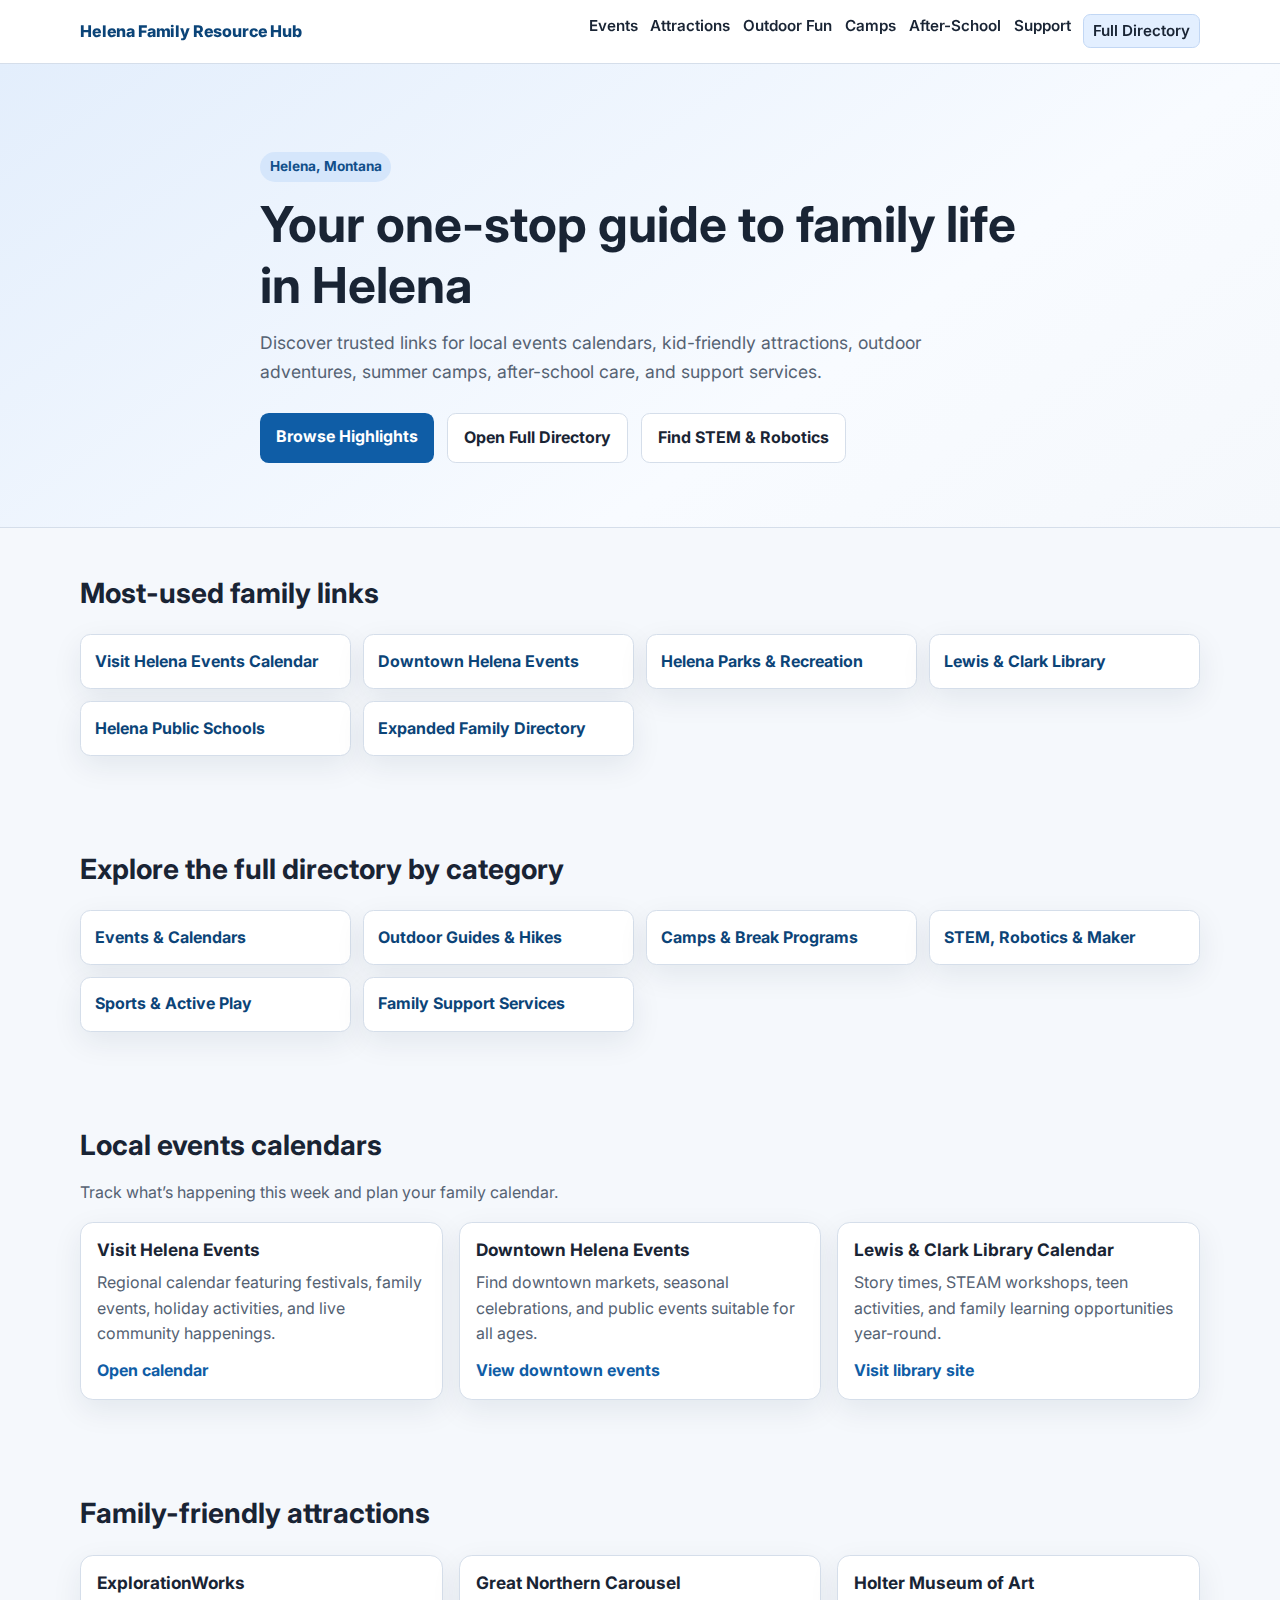
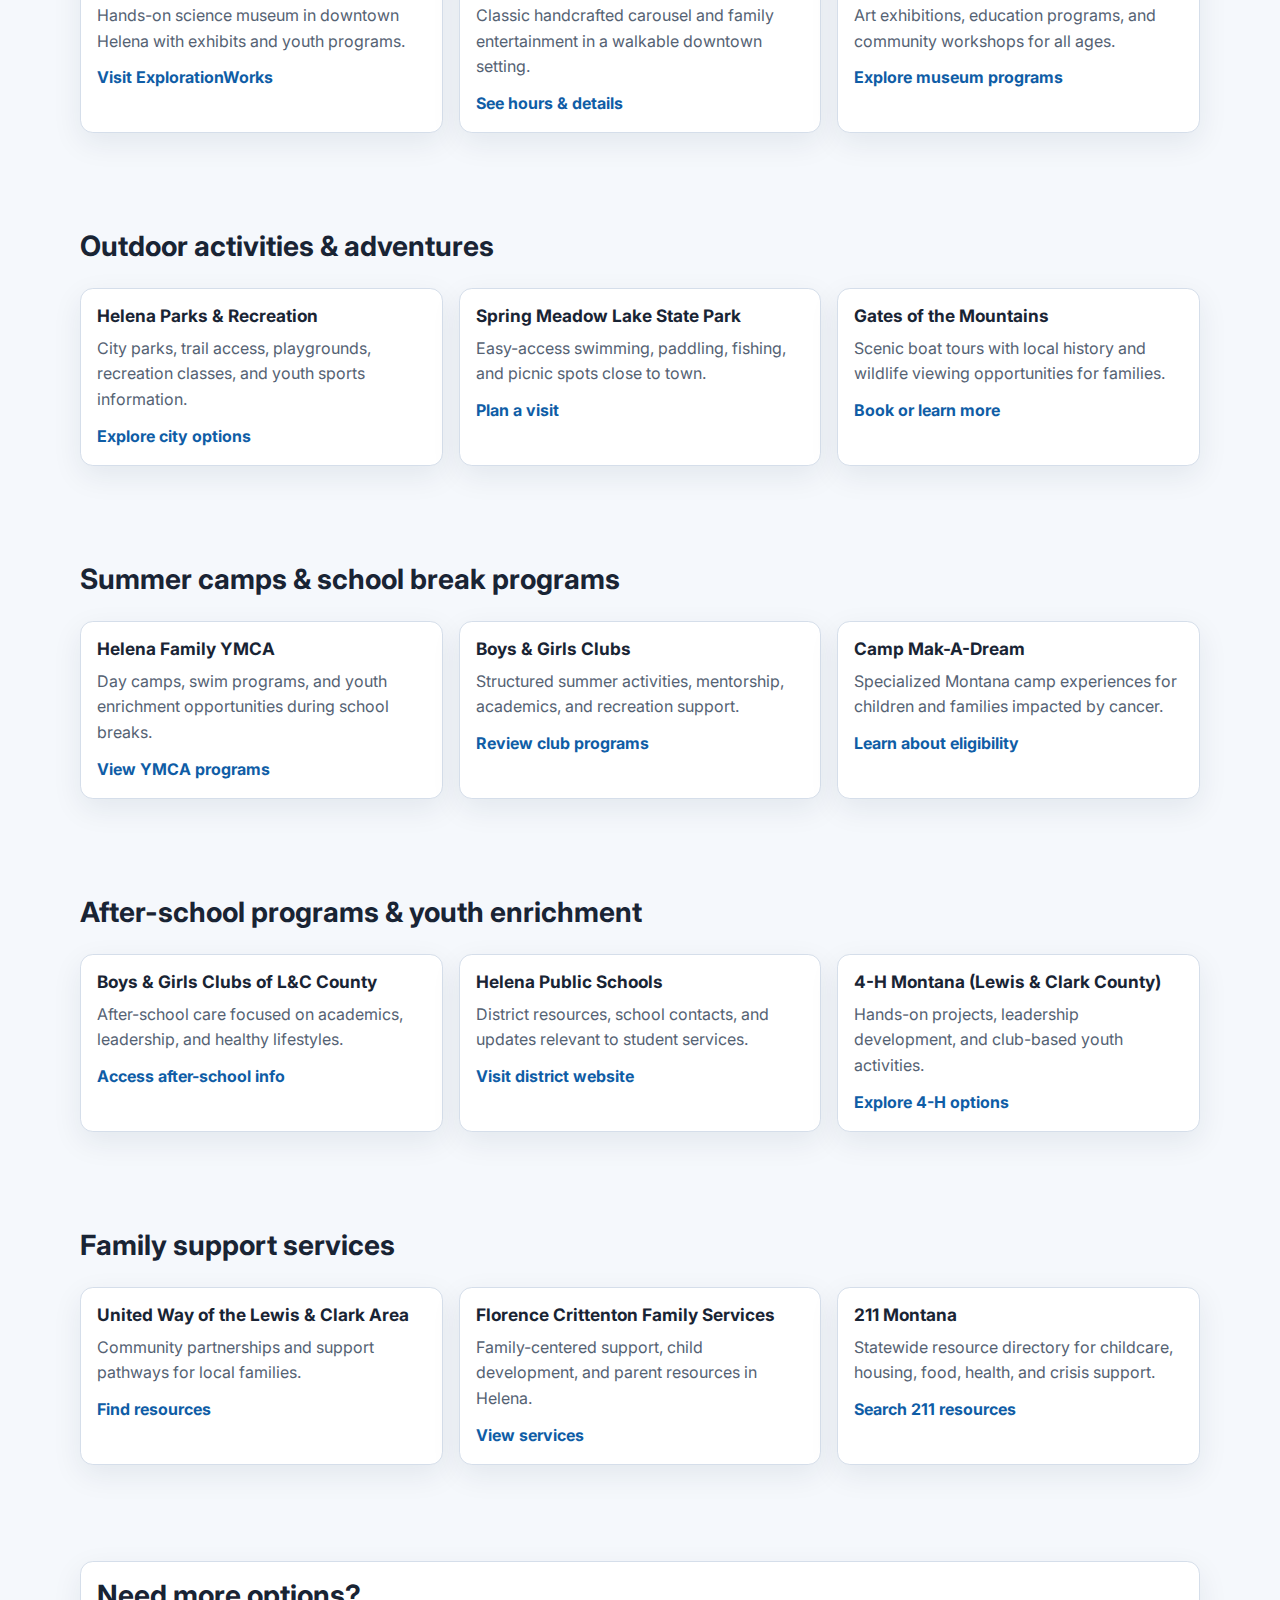
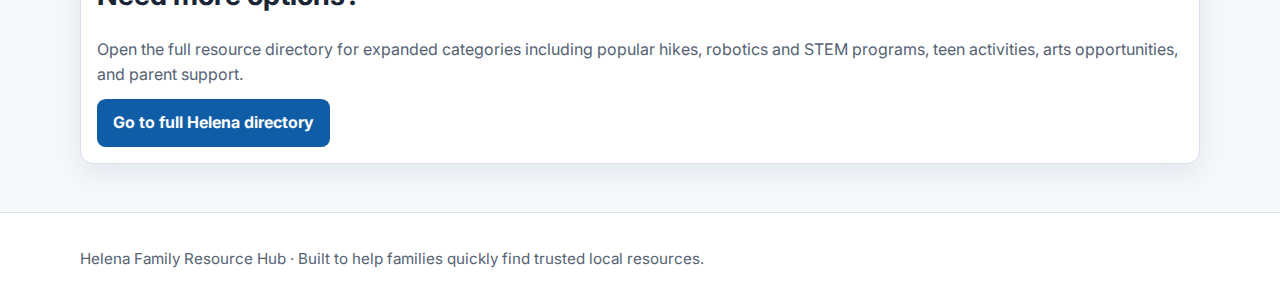
<file: index.html>
<!DOCTYPE html>
<html lang="en">
  <head>
    <meta charset="UTF-8" />
    <meta name="viewport" content="width=device-width, initial-scale=1.0" />
    <title>Helena Family Resource Hub</title>
    <meta
      name="description"
      content="A one-stop guide to family resources in Helena, Montana: events, attractions, outdoor adventures, camps, after-school programs, and services."
    />
    <link rel="preconnect" href="https://fonts.googleapis.com" />
    <link rel="preconnect" href="https://fonts.gstatic.com" crossorigin />
    <link
      href="https://fonts.googleapis.com/css2?family=Inter:wght@400;600;700;800&display=swap"
      rel="stylesheet"
    />
    <link rel="stylesheet" href="styles.css" />
  </head>
  <body>
    <header class="site-header">
      <div class="container nav-wrap">
        <a class="logo" href="#top">Helena Family Resource Hub</a>
        <nav class="top-nav" aria-label="Primary">
          <a href="#events">Events</a>
          <a href="#attractions">Attractions</a>
          <a href="#outdoors">Outdoor Fun</a>
          <a href="#camps">Camps</a>
          <a href="#afterschool">After-School</a>
          <a href="#support">Support</a>
          <a class="nav-cta" href="resources.html">Full Directory</a>
        </nav>
      </div>
    </header>

    <main id="top">
      <section class="hero">
        <div class="container hero-content">
          <p class="eyebrow">Helena, Montana</p>
          <h1>Your one-stop guide to family life in Helena</h1>
          <p class="hero-text">
            Discover trusted links for local events calendars, kid-friendly attractions,
            outdoor adventures, summer camps, after-school care, and support services.
          </p>
          <div class="hero-actions">
            <a class="button button-primary" href="#events">Browse Highlights</a>
            <a class="button button-secondary" href="resources.html">Open Full Directory</a>
            <a class="button button-secondary" href="resources.html#stem-robotics">Find STEM & Robotics</a>
          </div>
        </div>
      </section>

      <section class="container section" id="quick-links">
        <h2>Most-used family links</h2>
        <div class="quick-grid">
          <a href="https://www.visithelena.com/events/" target="_blank" rel="noopener noreferrer">Visit Helena Events Calendar</a>
          <a href="https://downtownhelena.com/events" target="_blank" rel="noopener noreferrer">Downtown Helena Events</a>
          <a href="https://www.helenamt.gov/Departments/Parks-Recreation" target="_blank" rel="noopener noreferrer">Helena Parks &amp; Recreation</a>
          <a href="https://www.lclibrary.org/" target="_blank" rel="noopener noreferrer">Lewis &amp; Clark Library</a>
          <a href="https://www.helenaschools.org/" target="_blank" rel="noopener noreferrer">Helena Public Schools</a>
          <a href="resources.html">Expanded Family Directory</a>
        </div>
      </section>


      <section class="container section" id="directory-preview">
        <h2>Explore the full directory by category</h2>
        <div class="quick-grid">
          <a href="resources.html#events-calendars">Events &amp; Calendars</a>
          <a href="resources.html#outdoor-guides">Outdoor Guides &amp; Hikes</a>
          <a href="resources.html#camps-programs">Camps &amp; Break Programs</a>
          <a href="resources.html#stem-robotics">STEM, Robotics &amp; Maker</a>
          <a href="resources.html#sports">Sports &amp; Active Play</a>
          <a href="resources.html#family-support">Family Support Services</a>
        </div>
      </section>

      <section class="container section" id="events">
        <h2>Local events calendars</h2>
        <p class="section-intro">Track what’s happening this week and plan your family calendar.</p>
        <div class="card-grid">
          <article class="card">
            <h3>Visit Helena Events</h3>
            <p>Regional calendar featuring festivals, family events, holiday activities, and live community happenings.</p>
            <a href="https://www.visithelena.com/events/" target="_blank" rel="noopener noreferrer">Open calendar</a>
          </article>
          <article class="card">
            <h3>Downtown Helena Events</h3>
            <p>Find downtown markets, seasonal celebrations, and public events suitable for all ages.</p>
            <a href="https://downtownhelena.com/events" target="_blank" rel="noopener noreferrer">View downtown events</a>
          </article>
          <article class="card">
            <h3>Lewis &amp; Clark Library Calendar</h3>
            <p>Story times, STEAM workshops, teen activities, and family learning opportunities year-round.</p>
            <a href="https://www.lclibrary.org/" target="_blank" rel="noopener noreferrer">Visit library site</a>
          </article>
        </div>
      </section>

      <section class="container section" id="attractions">
        <h2>Family-friendly attractions</h2>
        <div class="card-grid">
          <article class="card">
            <h3>ExplorationWorks</h3>
            <p>Hands-on science museum in downtown Helena with exhibits and youth programs.</p>
            <a href="https://explorationworks.org/" target="_blank" rel="noopener noreferrer">Visit ExplorationWorks</a>
          </article>
          <article class="card">
            <h3>Great Northern Carousel</h3>
            <p>Classic handcrafted carousel and family entertainment in a walkable downtown setting.</p>
            <a href="https://www.gncarousel.com/" target="_blank" rel="noopener noreferrer">See hours &amp; details</a>
          </article>
          <article class="card">
            <h3>Holter Museum of Art</h3>
            <p>Art exhibitions, education programs, and community workshops for all ages.</p>
            <a href="https://holtermuseum.org/" target="_blank" rel="noopener noreferrer">Explore museum programs</a>
          </article>
        </div>
      </section>

      <section class="container section" id="outdoors">
        <h2>Outdoor activities &amp; adventures</h2>
        <div class="card-grid">
          <article class="card">
            <h3>Helena Parks &amp; Recreation</h3>
            <p>City parks, trail access, playgrounds, recreation classes, and youth sports information.</p>
            <a href="https://www.helenamt.gov/Departments/Parks-Recreation" target="_blank" rel="noopener noreferrer">Explore city options</a>
          </article>
          <article class="card">
            <h3>Spring Meadow Lake State Park</h3>
            <p>Easy-access swimming, paddling, fishing, and picnic spots close to town.</p>
            <a href="https://fwp.mt.gov/stateparks/spring-meadow-lake" target="_blank" rel="noopener noreferrer">Plan a visit</a>
          </article>
          <article class="card">
            <h3>Gates of the Mountains</h3>
            <p>Scenic boat tours with local history and wildlife viewing opportunities for families.</p>
            <a href="https://gatesofthemountains.com/" target="_blank" rel="noopener noreferrer">Book or learn more</a>
          </article>
        </div>
      </section>

      <section class="container section" id="camps">
        <h2>Summer camps &amp; school break programs</h2>
        <div class="card-grid">
          <article class="card">
            <h3>Helena Family YMCA</h3>
            <p>Day camps, swim programs, and youth enrichment opportunities during school breaks.</p>
            <a href="https://www.helenaymca.org/" target="_blank" rel="noopener noreferrer">View YMCA programs</a>
          </article>
          <article class="card">
            <h3>Boys &amp; Girls Clubs</h3>
            <p>Structured summer activities, mentorship, academics, and recreation support.</p>
            <a href="https://www.bgclc.org/" target="_blank" rel="noopener noreferrer">Review club programs</a>
          </article>
          <article class="card">
            <h3>Camp Mak-A-Dream</h3>
            <p>Specialized Montana camp experiences for children and families impacted by cancer.</p>
            <a href="https://www.campdream.org/" target="_blank" rel="noopener noreferrer">Learn about eligibility</a>
          </article>
        </div>
      </section>

      <section class="container section" id="afterschool">
        <h2>After-school programs &amp; youth enrichment</h2>
        <div class="card-grid">
          <article class="card">
            <h3>Boys &amp; Girls Clubs of L&amp;C County</h3>
            <p>After-school care focused on academics, leadership, and healthy lifestyles.</p>
            <a href="https://www.bgclc.org/" target="_blank" rel="noopener noreferrer">Access after-school info</a>
          </article>
          <article class="card">
            <h3>Helena Public Schools</h3>
            <p>District resources, school contacts, and updates relevant to student services.</p>
            <a href="https://www.helenaschools.org/" target="_blank" rel="noopener noreferrer">Visit district website</a>
          </article>
          <article class="card">
            <h3>4-H Montana (Lewis &amp; Clark County)</h3>
            <p>Hands-on projects, leadership development, and club-based youth activities.</p>
            <a href="https://www.montana.edu/extension/lcc/4h.html" target="_blank" rel="noopener noreferrer">Explore 4-H options</a>
          </article>
        </div>
      </section>

      <section class="container section" id="support">
        <h2>Family support services</h2>
        <div class="card-grid">
          <article class="card">
            <h3>United Way of the Lewis &amp; Clark Area</h3>
            <p>Community partnerships and support pathways for local families.</p>
            <a href="https://www.unitedwaylca.org/" target="_blank" rel="noopener noreferrer">Find resources</a>
          </article>
          <article class="card">
            <h3>Florence Crittenton Family Services</h3>
            <p>Family-centered support, child development, and parent resources in Helena.</p>
            <a href="https://florencecrittenton.org/" target="_blank" rel="noopener noreferrer">View services</a>
          </article>
          <article class="card">
            <h3>211 Montana</h3>
            <p>Statewide resource directory for childcare, housing, food, health, and crisis support.</p>
            <a href="https://211montana.org/" target="_blank" rel="noopener noreferrer">Search 211 resources</a>
          </article>
        </div>
      </section>

      <section class="container section">
        <div class="directory-promo">
          <h2>Need more options?</h2>
          <p>
            Open the full resource directory for expanded categories including popular hikes,
            robotics and STEM programs, teen activities, arts opportunities, and parent support.
          </p>
          <a class="button button-primary" href="resources.html">Go to full Helena directory</a>
        </div>
      </section>
    </main>

    <footer class="site-footer">
      <div class="container">
        <p>Helena Family Resource Hub &middot; Built to help families quickly find trusted local resources.</p>
      </div>
    </footer>
  </body>
</html>
</file>
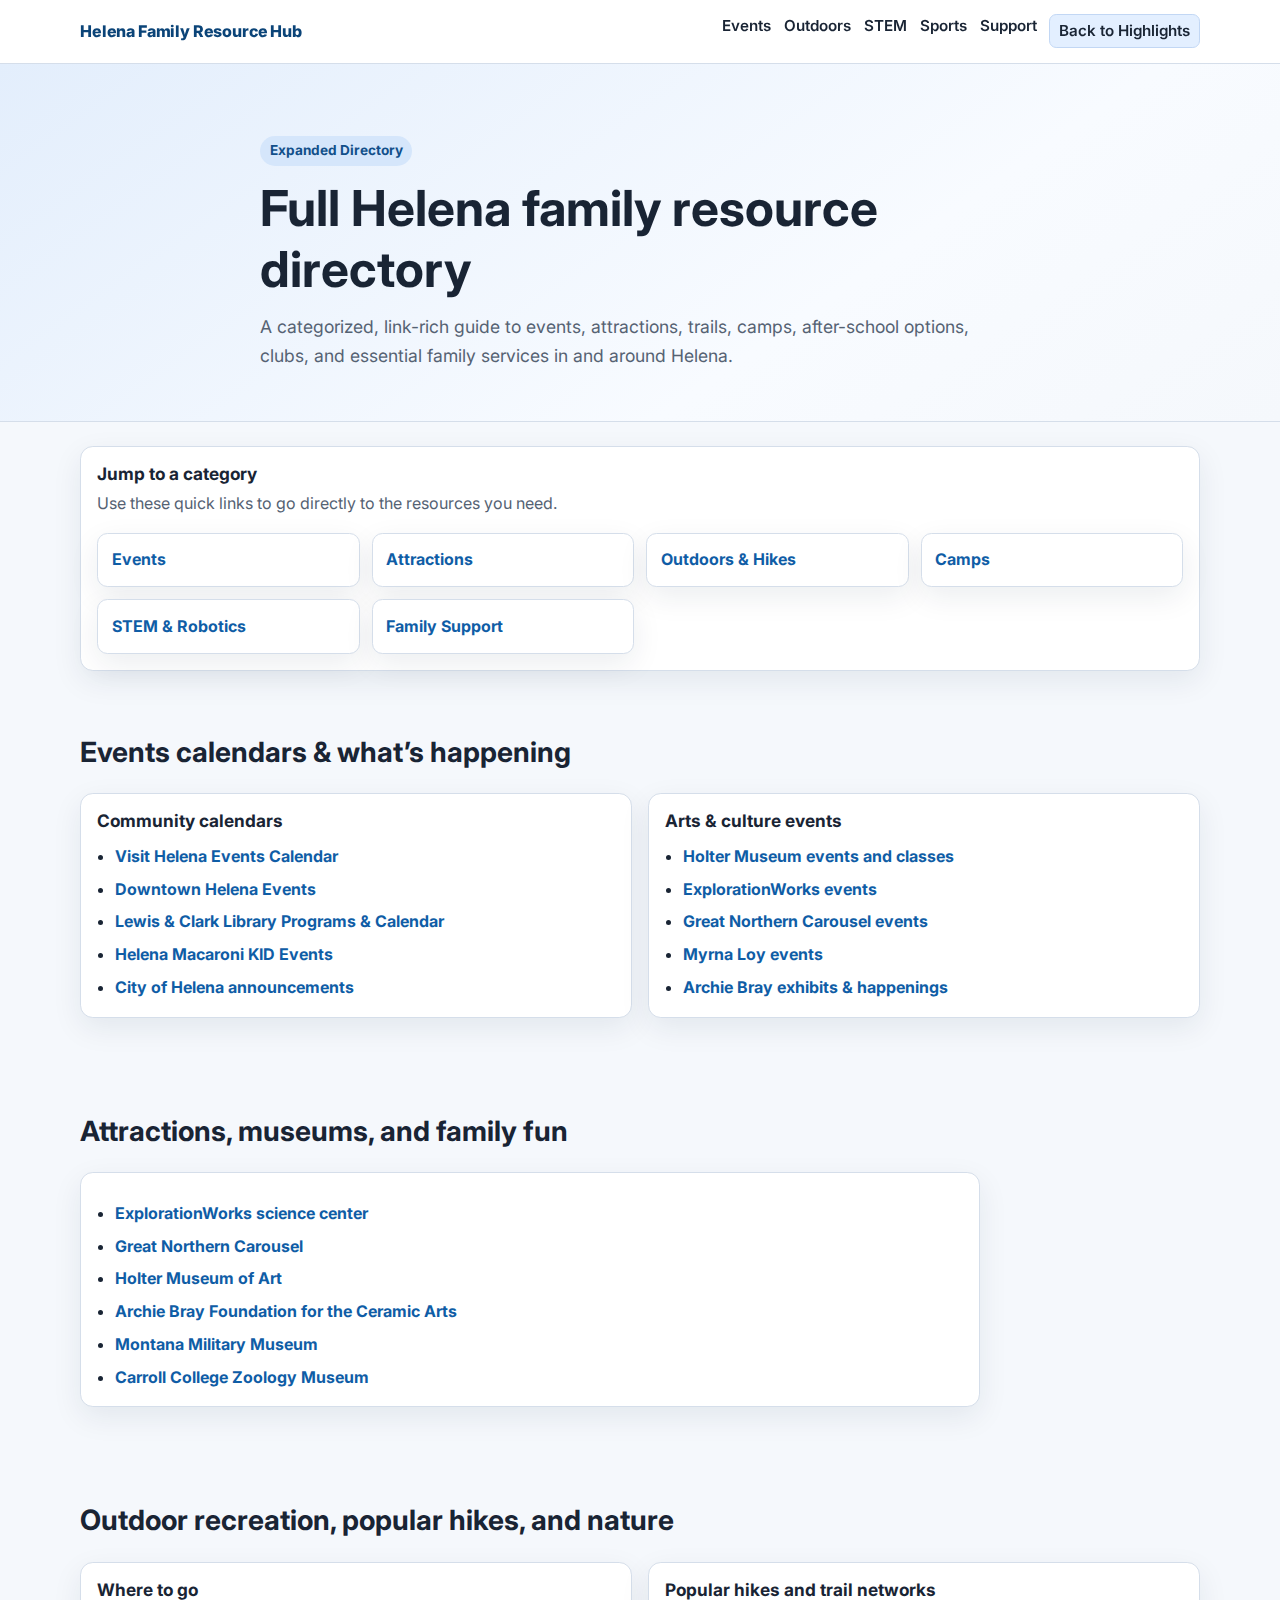
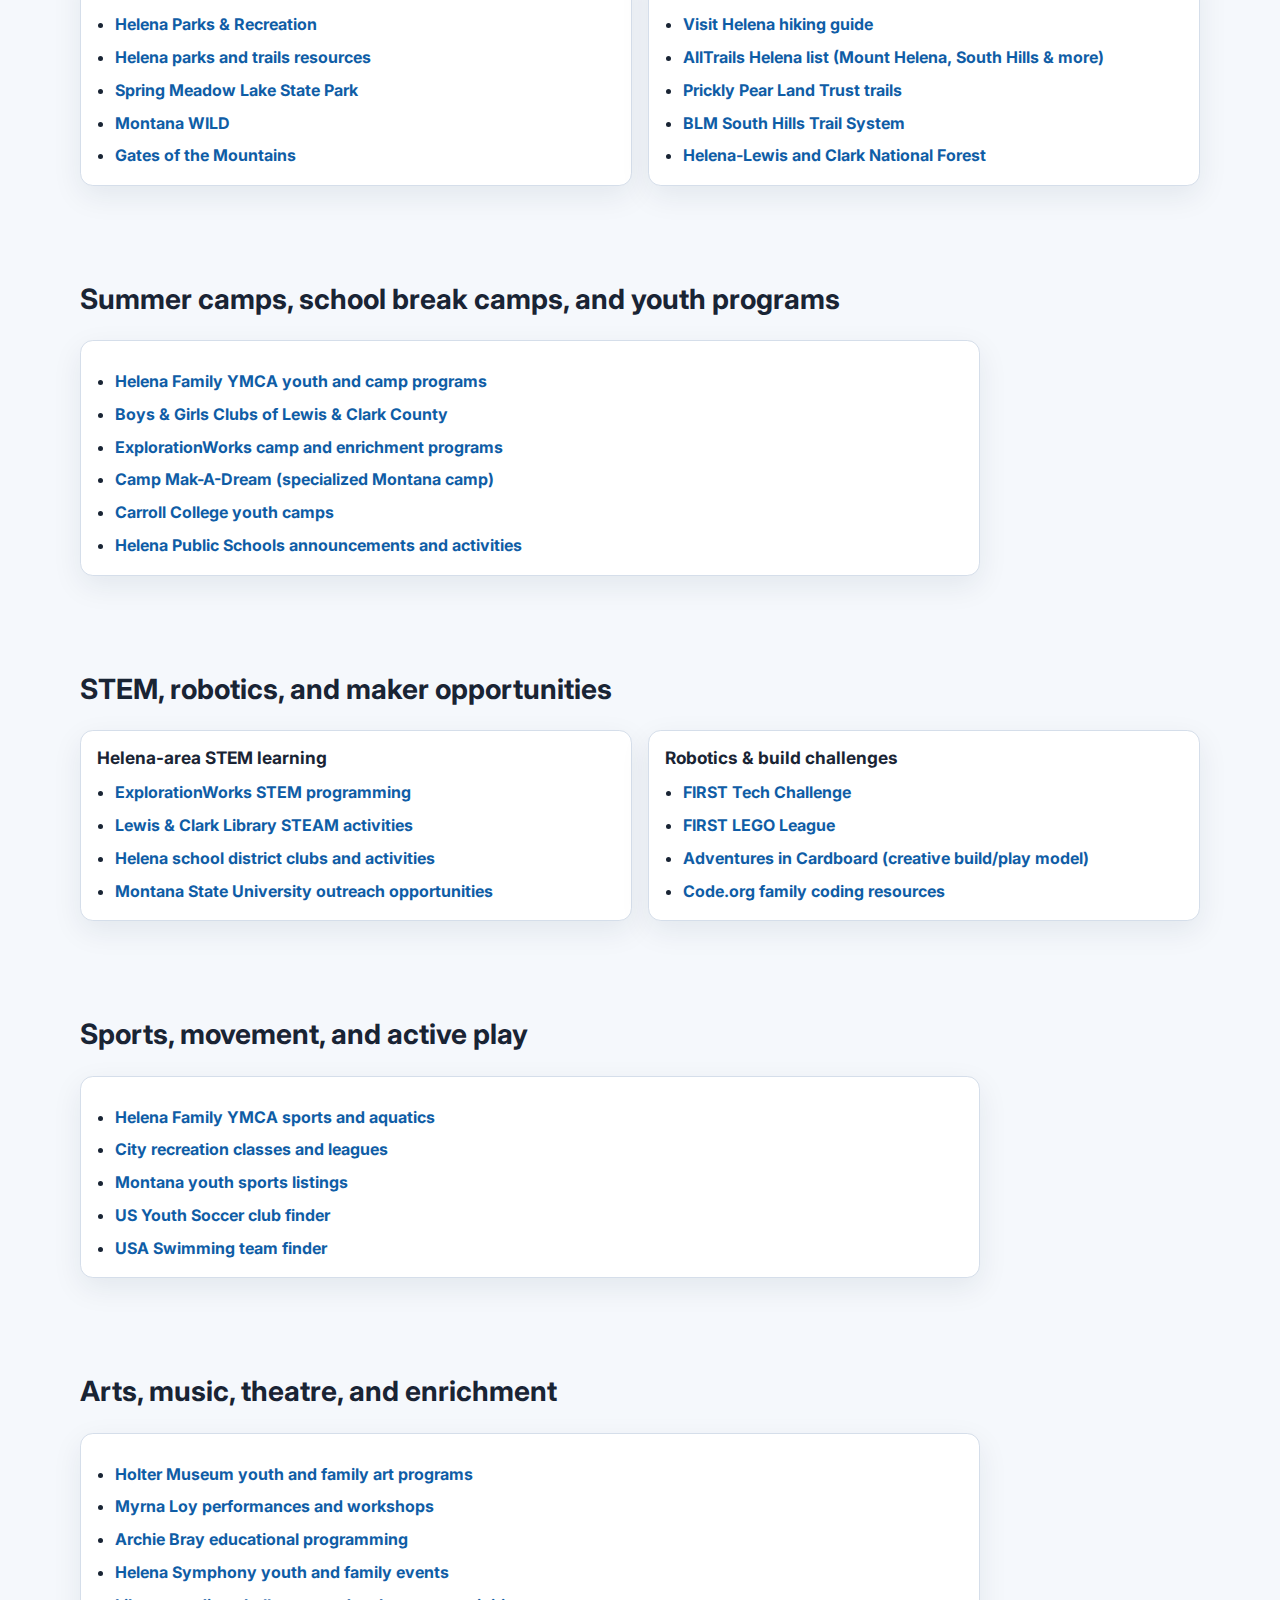
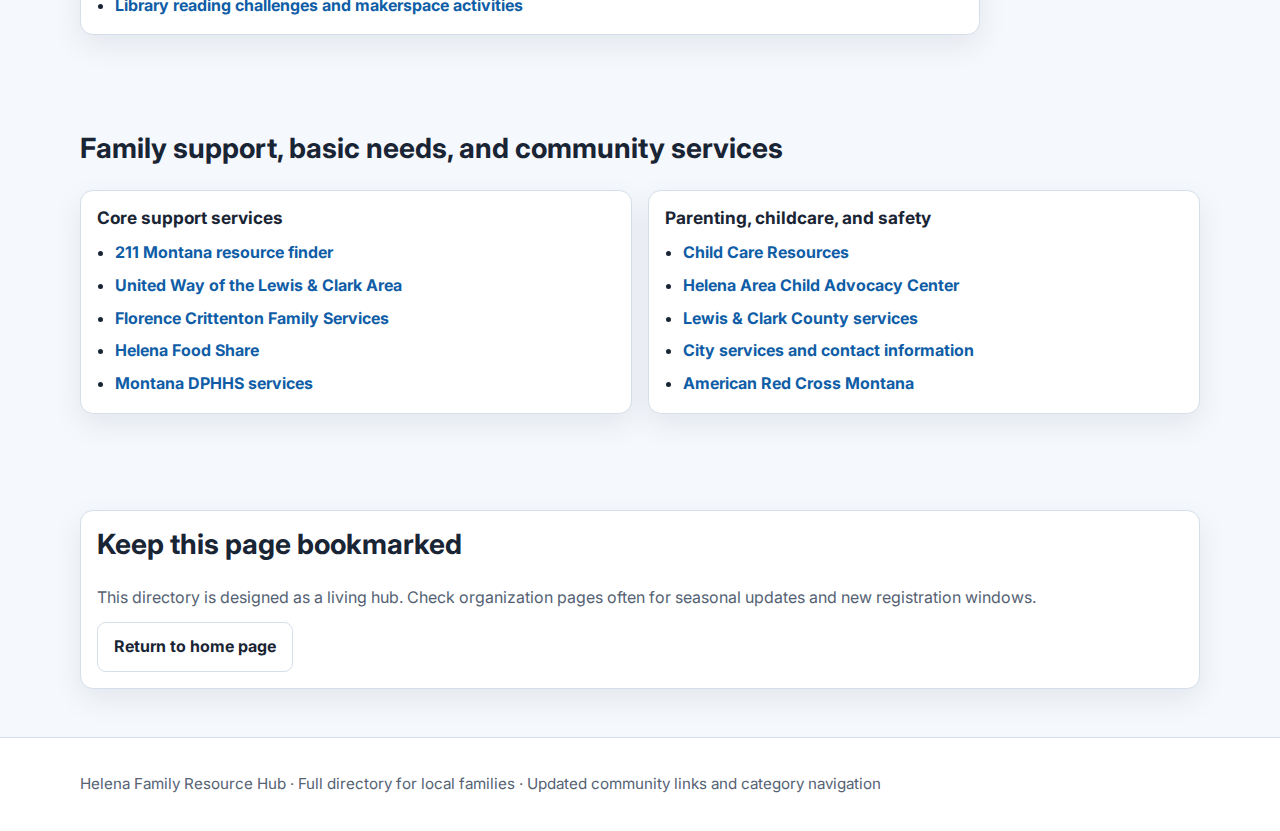
<file: resources.html>
<!DOCTYPE html>
<html lang="en">
  <head>
    <meta charset="UTF-8" />
    <meta name="viewport" content="width=device-width, initial-scale=1.0" />
    <title>Full Helena Family Directory</title>
    <meta
      name="description"
      content="Expanded Helena, MT family directory with categorized links for events, hikes, camps, STEM clubs, arts, sports, support, and more."
    />
    <link rel="preconnect" href="https://fonts.googleapis.com" />
    <link rel="preconnect" href="https://fonts.gstatic.com" crossorigin />
    <link
      href="https://fonts.googleapis.com/css2?family=Inter:wght@400;600;700;800&display=swap"
      rel="stylesheet"
    />
    <link rel="stylesheet" href="styles.css" />
  </head>
  <body>
    <header class="site-header">
      <div class="container nav-wrap">
        <a class="logo" href="index.html">Helena Family Resource Hub</a>
        <nav class="top-nav" aria-label="Primary">
          <a href="#events-calendars">Events</a>
          <a href="#outdoor-guides">Outdoors</a>
          <a href="#stem-robotics">STEM</a>
          <a href="#sports">Sports</a>
          <a href="#family-support">Support</a>
          <a class="nav-cta" href="index.html">Back to Highlights</a>
        </nav>
      </div>
    </header>

    <main>
      <section class="hero hero-sm">
        <div class="container hero-content">
          <p class="eyebrow">Expanded Directory</p>
          <h1>Full Helena family resource directory</h1>
          <p class="hero-text">
            A categorized, link-rich guide to events, attractions, trails, camps, after-school
            options, clubs, and essential family services in and around Helena.
          </p>
        </div>
      </section>


      <section class="container section section-compact">
        <div class="list-card">
          <h3>Jump to a category</h3>
          <p class="muted">Use these quick links to go directly to the resources you need.</p>
          <div class="quick-grid">
            <a href="#events-calendars">Events</a>
            <a href="#attractions-fun">Attractions</a>
            <a href="#outdoor-guides">Outdoors &amp; Hikes</a>
            <a href="#camps-programs">Camps</a>
            <a href="#stem-robotics">STEM &amp; Robotics</a>
            <a href="#family-support">Family Support</a>
          </div>
        </div>
      </section>

      <section class="container section" id="events-calendars">
        <h2>Events calendars &amp; what’s happening</h2>
        <div class="link-columns">
          <div class="list-card">
            <h3>Community calendars</h3>
            <ul>
              <li><a href="https://www.visithelena.com/events/" target="_blank" rel="noopener noreferrer">Visit Helena Events Calendar</a></li>
              <li><a href="https://downtownhelena.com/events" target="_blank" rel="noopener noreferrer">Downtown Helena Events</a></li>
              <li><a href="https://www.lclibrary.org/" target="_blank" rel="noopener noreferrer">Lewis &amp; Clark Library Programs &amp; Calendar</a></li>
              <li><a href="https://helenamt.macaronikid.com/events" target="_blank" rel="noopener noreferrer">Helena Macaroni KID Events</a></li>
              <li><a href="https://www.helenamt.gov/" target="_blank" rel="noopener noreferrer">City of Helena announcements</a></li>
            </ul>
          </div>
          <div class="list-card">
            <h3>Arts &amp; culture events</h3>
            <ul>
              <li><a href="https://holtermuseum.org/" target="_blank" rel="noopener noreferrer">Holter Museum events and classes</a></li>
              <li><a href="https://explorationworks.org/" target="_blank" rel="noopener noreferrer">ExplorationWorks events</a></li>
              <li><a href="https://www.gncarousel.com/" target="_blank" rel="noopener noreferrer">Great Northern Carousel events</a></li>
              <li><a href="https://mythreesisters.org/" target="_blank" rel="noopener noreferrer">Myrna Loy events</a></li>
              <li><a href="https://archiebray.org/" target="_blank" rel="noopener noreferrer">Archie Bray exhibits &amp; happenings</a></li>
            </ul>
          </div>
        </div>
      </section>

      <section class="container section" id="attractions-fun">
        <h2>Attractions, museums, and family fun</h2>
        <div class="list-card single">
          <ul>
            <li><a href="https://explorationworks.org/" target="_blank" rel="noopener noreferrer">ExplorationWorks science center</a></li>
            <li><a href="https://www.gncarousel.com/" target="_blank" rel="noopener noreferrer">Great Northern Carousel</a></li>
            <li><a href="https://holtermuseum.org/" target="_blank" rel="noopener noreferrer">Holter Museum of Art</a></li>
            <li><a href="https://archiebray.org/" target="_blank" rel="noopener noreferrer">Archie Bray Foundation for the Ceramic Arts</a></li>
            <li><a href="https://www.mtmilitarymuseum.org/" target="_blank" rel="noopener noreferrer">Montana Military Museum</a></li>
            <li><a href="https://www.carroll.edu/anthrozoology/zoo-montana-zoology-museum" target="_blank" rel="noopener noreferrer">Carroll College Zoology Museum</a></li>
          </ul>
        </div>
      </section>

      <section class="container section" id="outdoor-guides">
        <h2>Outdoor recreation, popular hikes, and nature</h2>
        <div class="link-columns">
          <div class="list-card">
            <h3>Where to go</h3>
            <ul>
              <li><a href="https://www.helenamt.gov/Departments/Parks-Recreation" target="_blank" rel="noopener noreferrer">Helena Parks &amp; Recreation</a></li>
              <li><a href="https://www.helenamt.gov/Departments/Parks-Recreation/Parks-Trails" target="_blank" rel="noopener noreferrer">Helena parks and trails resources</a></li>
              <li><a href="https://fwp.mt.gov/stateparks/spring-meadow-lake" target="_blank" rel="noopener noreferrer">Spring Meadow Lake State Park</a></li>
              <li><a href="https://fwp.mt.gov/education/montana-wild" target="_blank" rel="noopener noreferrer">Montana WILD</a></li>
              <li><a href="https://gatesofthemountains.com/" target="_blank" rel="noopener noreferrer">Gates of the Mountains</a></li>
            </ul>
          </div>
          <div class="list-card">
            <h3>Popular hikes and trail networks</h3>
            <ul>
              <li><a href="https://www.visithelena.com/things-to-do/outdoor-recreation/hiking/" target="_blank" rel="noopener noreferrer">Visit Helena hiking guide</a></li>
              <li><a href="https://www.alltrails.com/us/montana/helena" target="_blank" rel="noopener noreferrer">AllTrails Helena list (Mount Helena, South Hills &amp; more)</a></li>
              <li><a href="https://pricklypearlt.org/trails/" target="_blank" rel="noopener noreferrer">Prickly Pear Land Trust trails</a></li>
              <li><a href="https://www.blm.gov/visit/south-hills-trail-system" target="_blank" rel="noopener noreferrer">BLM South Hills Trail System</a></li>
              <li><a href="https://www.fs.usda.gov/helena" target="_blank" rel="noopener noreferrer">Helena-Lewis and Clark National Forest</a></li>
            </ul>
          </div>
        </div>
      </section>

      <section class="container section" id="camps-programs">
        <h2>Summer camps, school break camps, and youth programs</h2>
        <div class="list-card single">
          <ul>
            <li><a href="https://www.helenaymca.org/" target="_blank" rel="noopener noreferrer">Helena Family YMCA youth and camp programs</a></li>
            <li><a href="https://www.bgclc.org/" target="_blank" rel="noopener noreferrer">Boys &amp; Girls Clubs of Lewis &amp; Clark County</a></li>
            <li><a href="https://explorationworks.org/" target="_blank" rel="noopener noreferrer">ExplorationWorks camp and enrichment programs</a></li>
            <li><a href="https://www.campdream.org/" target="_blank" rel="noopener noreferrer">Camp Mak-A-Dream (specialized Montana camp)</a></li>
            <li><a href="https://www.carroll.edu/carroll-college-camps" target="_blank" rel="noopener noreferrer">Carroll College youth camps</a></li>
            <li><a href="https://www.helenaschools.org/" target="_blank" rel="noopener noreferrer">Helena Public Schools announcements and activities</a></li>
          </ul>
        </div>
      </section>

      <section class="container section" id="stem-robotics">
        <h2>STEM, robotics, and maker opportunities</h2>
        <div class="link-columns">
          <div class="list-card">
            <h3>Helena-area STEM learning</h3>
            <ul>
              <li><a href="https://explorationworks.org/" target="_blank" rel="noopener noreferrer">ExplorationWorks STEM programming</a></li>
              <li><a href="https://www.lclibrary.org/" target="_blank" rel="noopener noreferrer">Lewis &amp; Clark Library STEAM activities</a></li>
              <li><a href="https://www.helenaschools.org/" target="_blank" rel="noopener noreferrer">Helena school district clubs and activities</a></li>
              <li><a href="https://www.montana.edu/" target="_blank" rel="noopener noreferrer">Montana State University outreach opportunities</a></li>
            </ul>
          </div>
          <div class="list-card">
            <h3>Robotics &amp; build challenges</h3>
            <ul>
              <li><a href="https://www.firstinspires.org/robotics/ftc" target="_blank" rel="noopener noreferrer">FIRST Tech Challenge</a></li>
              <li><a href="https://www.firstlegoleague.org/" target="_blank" rel="noopener noreferrer">FIRST LEGO League</a></li>
              <li><a href="https://www.adventuresincardboard.com/" target="_blank" rel="noopener noreferrer">Adventures in Cardboard (creative build/play model)</a></li>
              <li><a href="https://code.org/" target="_blank" rel="noopener noreferrer">Code.org family coding resources</a></li>
            </ul>
          </div>
        </div>
      </section>

      <section class="container section" id="sports">
        <h2>Sports, movement, and active play</h2>
        <div class="list-card single">
          <ul>
            <li><a href="https://www.helenaymca.org/" target="_blank" rel="noopener noreferrer">Helena Family YMCA sports and aquatics</a></li>
            <li><a href="https://www.helenamt.gov/Departments/Parks-Recreation/Recreation" target="_blank" rel="noopener noreferrer">City recreation classes and leagues</a></li>
            <li><a href="https://www.sportsmontana.com/" target="_blank" rel="noopener noreferrer">Montana youth sports listings</a></li>
            <li><a href="https://www.usyouthsoccer.org/" target="_blank" rel="noopener noreferrer">US Youth Soccer club finder</a></li>
            <li><a href="https://www.usaswimming.org/" target="_blank" rel="noopener noreferrer">USA Swimming team finder</a></li>
          </ul>
        </div>
      </section>

      <section class="container section" id="arts-enrichment">
        <h2>Arts, music, theatre, and enrichment</h2>
        <div class="list-card single">
          <ul>
            <li><a href="https://holtermuseum.org/" target="_blank" rel="noopener noreferrer">Holter Museum youth and family art programs</a></li>
            <li><a href="https://mythreesisters.org/" target="_blank" rel="noopener noreferrer">Myrna Loy performances and workshops</a></li>
            <li><a href="https://archiebray.org/" target="_blank" rel="noopener noreferrer">Archie Bray educational programming</a></li>
            <li><a href="https://www.helenasymphony.org/" target="_blank" rel="noopener noreferrer">Helena Symphony youth and family events</a></li>
            <li><a href="https://www.lclibrary.org/" target="_blank" rel="noopener noreferrer">Library reading challenges and makerspace activities</a></li>
          </ul>
        </div>
      </section>

      <section class="container section" id="family-support">
        <h2>Family support, basic needs, and community services</h2>
        <div class="link-columns">
          <div class="list-card">
            <h3>Core support services</h3>
            <ul>
              <li><a href="https://211montana.org/" target="_blank" rel="noopener noreferrer">211 Montana resource finder</a></li>
              <li><a href="https://www.unitedwaylca.org/" target="_blank" rel="noopener noreferrer">United Way of the Lewis &amp; Clark Area</a></li>
              <li><a href="https://florencecrittenton.org/" target="_blank" rel="noopener noreferrer">Florence Crittenton Family Services</a></li>
              <li><a href="https://www.helenafoodshare.org/" target="_blank" rel="noopener noreferrer">Helena Food Share</a></li>
              <li><a href="https://dphhs.mt.gov/" target="_blank" rel="noopener noreferrer">Montana DPHHS services</a></li>
            </ul>
          </div>
          <div class="list-card">
            <h3>Parenting, childcare, and safety</h3>
            <ul>
              <li><a href="https://www.childcareresources.org/" target="_blank" rel="noopener noreferrer">Child Care Resources</a></li>
              <li><a href="https://www.helenacac.org/" target="_blank" rel="noopener noreferrer">Helena Area Child Advocacy Center</a></li>
              <li><a href="https://www.lccountymt.gov/" target="_blank" rel="noopener noreferrer">Lewis &amp; Clark County services</a></li>
              <li><a href="https://www.helenamt.gov/" target="_blank" rel="noopener noreferrer">City services and contact information</a></li>
              <li><a href="https://www.redcross.org/local/montana.html" target="_blank" rel="noopener noreferrer">American Red Cross Montana</a></li>
            </ul>
          </div>
        </div>
      </section>

      <section class="container section">
        <div class="directory-promo">
          <h2>Keep this page bookmarked</h2>
          <p>This directory is designed as a living hub. Check organization pages often for seasonal updates and new registration windows.</p>
          <a class="button button-secondary" href="index.html">Return to home page</a>
        </div>
      </section>
    </main>

    <footer class="site-footer">
      <div class="container">
        <p>Helena Family Resource Hub &middot; Full directory for local families &middot; Updated community links and category navigation</p>
      </div>
    </footer>
  </body>
</html>
</file>
<file: styles.css>
:root {
  --bg: #f5f8fc;
  --surface: #ffffff;
  --primary: #0f5da6;
  --primary-dark: #0b4478;
  --text: #192434;
  --muted: #556273;
  --border: #d5deea;
  --shadow: 0 10px 30px rgba(13, 35, 68, 0.08);
}

* {
  box-sizing: border-box;
}

body {
  margin: 0;
  font-family: "Inter", system-ui, -apple-system, Segoe UI, Roboto, Arial, sans-serif;
  background: var(--bg);
  color: var(--text);
  line-height: 1.6;
}

.container {
  width: min(1120px, 92vw);
  margin: 0 auto;
}

.site-header {
  position: sticky;
  top: 0;
  z-index: 10;
  background: rgba(255, 255, 255, 0.95);
  backdrop-filter: blur(5px);
  border-bottom: 1px solid var(--border);
}

.nav-wrap {
  display: flex;
  justify-content: space-between;
  align-items: center;
  gap: 1rem;
  padding: 0.9rem 0;
}

.logo {
  font-weight: 800;
  color: var(--primary-dark);
  text-decoration: none;
  letter-spacing: -0.01em;
}

.top-nav {
  display: flex;
  flex-wrap: wrap;
  justify-content: flex-end;
  gap: 0.8rem;
}

.top-nav a {
  color: var(--text);
  text-decoration: none;
  font-weight: 600;
  font-size: 0.95rem;
}

.top-nav a:hover,
.top-nav a:focus-visible {
  color: var(--primary);
}

.nav-cta {
  background: #e3efff;
  border: 1px solid #c2d7f4;
  border-radius: 0.45rem;
  padding: 0.24rem 0.55rem;
}

.hero {
  padding: 5.5rem 0 4rem;
  background: linear-gradient(145deg, #e3eefc 0%, #f8fbff 65%, #f5f8fc 100%);
  border-bottom: 1px solid var(--border);
}

.hero-sm {
  padding: 4.5rem 0 3.2rem;
}

.hero-content {
  max-width: 760px;
}

.eyebrow {
  display: inline-block;
  margin: 0;
  padding: 0.25rem 0.6rem;
  border-radius: 999px;
  background: #d5e6fb;
  color: #114f8a;
  font-weight: 700;
  font-size: 0.85rem;
}

h1,
h2,
h3 {
  line-height: 1.25;
}

h1 {
  margin: 0.75rem 0;
  font-size: clamp(2rem, 5vw, 3.1rem);
}

.hero-text {
  margin: 0;
  font-size: 1.1rem;
  color: var(--muted);
}

.hero-actions {
  margin-top: 1.7rem;
  display: flex;
  flex-wrap: wrap;
  gap: 0.8rem;
}

.button {
  display: inline-block;
  padding: 0.7rem 1rem;
  border-radius: 0.55rem;
  font-weight: 700;
  text-decoration: none;
}

.button-primary {
  background: var(--primary);
  color: #fff;
}

.button-primary:hover,
.button-primary:focus-visible {
  background: var(--primary-dark);
}

.button-secondary {
  border: 1px solid var(--border);
  color: var(--text);
  background: #fff;
}

.section {
  padding: 3rem 0;
}

.section-compact {
  padding-top: 1.5rem;
  padding-bottom: 1rem;
}

.muted {
  color: var(--muted);
  margin: 0.4rem 0 0.8rem;
}

.section h2 {
  margin-top: 0;
  font-size: 1.75rem;
}

.section-intro {
  color: var(--muted);
  margin-top: -0.35rem;
}

.quick-grid {
  display: grid;
  gap: 0.75rem;
  grid-template-columns: repeat(auto-fit, minmax(220px, 1fr));
  margin-top: 1rem;
}

.quick-grid a {
  display: block;
  background: var(--surface);
  border: 1px solid var(--border);
  border-radius: 0.65rem;
  text-decoration: none;
  color: var(--primary-dark);
  font-weight: 700;
  padding: 0.85rem;
  box-shadow: var(--shadow);
}

.card-grid,
.link-columns {
  display: grid;
  grid-template-columns: repeat(auto-fit, minmax(240px, 1fr));
  gap: 1rem;
}

.card,
.list-card,
.directory-promo {
  background: var(--surface);
  border: 1px solid var(--border);
  border-radius: 0.8rem;
  padding: 1rem;
  box-shadow: var(--shadow);
}

.card h3,
.list-card h3 {
  margin: 0;
  font-size: 1.08rem;
}

.card p,
.directory-promo p {
  margin: 0.6rem 0 0.7rem;
  color: var(--muted);
}

.card a,
.list-card a {
  color: var(--primary);
  font-weight: 700;
  text-decoration: none;
}

.card a:hover,
.card a:focus-visible,
.list-card a:hover,
.list-card a:focus-visible {
  text-decoration: underline;
}

.list-card ul {
  margin: 0.75rem 0 0;
  padding-left: 1.1rem;
}

.list-card li + li {
  margin-top: 0.45rem;
}

.single {
  max-width: 900px;
}

.directory-promo {
  text-align: left;
}

.site-footer {
  border-top: 1px solid var(--border);
  padding: 1.2rem 0;
  color: var(--muted);
  font-size: 0.95rem;
  background: #fff;
}

@media (max-width: 760px) {
  .nav-wrap {
    flex-direction: column;
    align-items: flex-start;
  }

  .top-nav {
    justify-content: flex-start;
  }

  .hero {
    padding-top: 4.5rem;
  }
}
</file>
